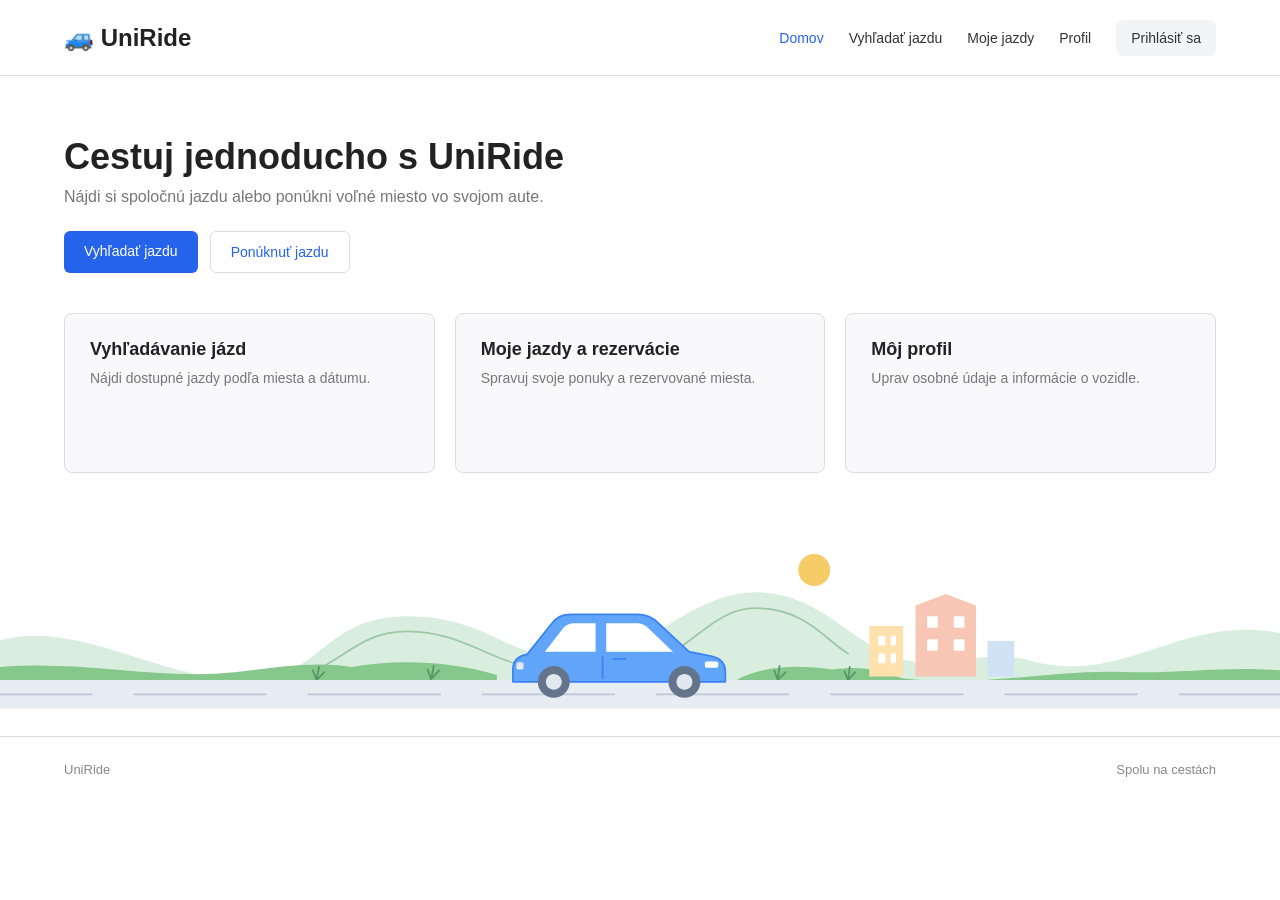
<file: html/index.html>
<!DOCTYPE html>
<html lang="sk">
<head>
    <meta charset="UTF-8">
    <meta name="viewport" content="width=device-width, initial-scale=1.0">
    <title>UniRide - Domov</title>
    <link rel="stylesheet" href="css/style.css">
</head>

<body>

<!-- hlavicka -->
<header class="hlavicka">
    <div class="obsah hlavicka-obsah">

        <a href="index.html" class="logo">🚙 UniRide</a>

        <nav class="navigacia">
            <a href="index.html" class="aktivna">Domov</a>
            <a href="search.html">Vyhľadať jazdu</a>
            <a href="#">Moje jazdy</a>
            <a href="#">Profil</a>
            <a href="#" class="prihlasenie">Prihlásiť sa</a>
        </nav>

    </div>
</header>


<!-- hlavny obsah -->
<main>
    <!-- uvod -->
    <section class="uvod">
        <div class="obsah">

            <h1>Cestuj jednoducho s UniRide</h1>

            <p>Nájdi si spoločnú jazdu alebo ponúkni voľné miesto vo svojom aute.</p>

            <div class="tlacidla">
                <a href="search.html" class="tlacidlo modre">Vyhľadať jazdu</a>
                <a href="#" class="tlacidlo biele">Ponúknuť jazdu</a>
            </div>

        </div>
    </section>


    <!-- informacne karty -->
    <section class="informacie">
        <div class="obsah karty">

            <article class="karta">
                <h2>Vyhľadávanie jázd</h2>
                <p>Nájdi dostupné jazdy podľa miesta a dátumu.</p>
            </article>

            <article class="karta">
                <h2>Moje jazdy a rezervácie</h2>
                <p>Spravuj svoje ponuky a rezervované miesta.</p>
            </article>

            <article class="karta">
                <h2>Môj profil</h2>
                <p>Uprav osobné údaje a informácie o vozidle.</p>
            </article>

        </div>
    </section>


    <!-- obrazky -->
    <section class="ilustracia">

        <picture>
            <source media="(max-width: 600px)"
                    srcset="images/uniride-landscape-mobile.svg">

            <source media="(max-width: 900px)"
                    srcset="images/uniride-landscape-tablet.svg">

            <img src="images/uniride-landscape-desktop.svg"
                 alt="Auto na ceste"
                 class="obrazok">
        </picture>

    </section>

</main>


<!-- pata -->
<footer class="pata">
    <div class="obsah pata-obsah">
        <span>UniRide</span>
        <span>Spolu na cestách</span>
    </div>
</footer>

</body>
</html>
</file>
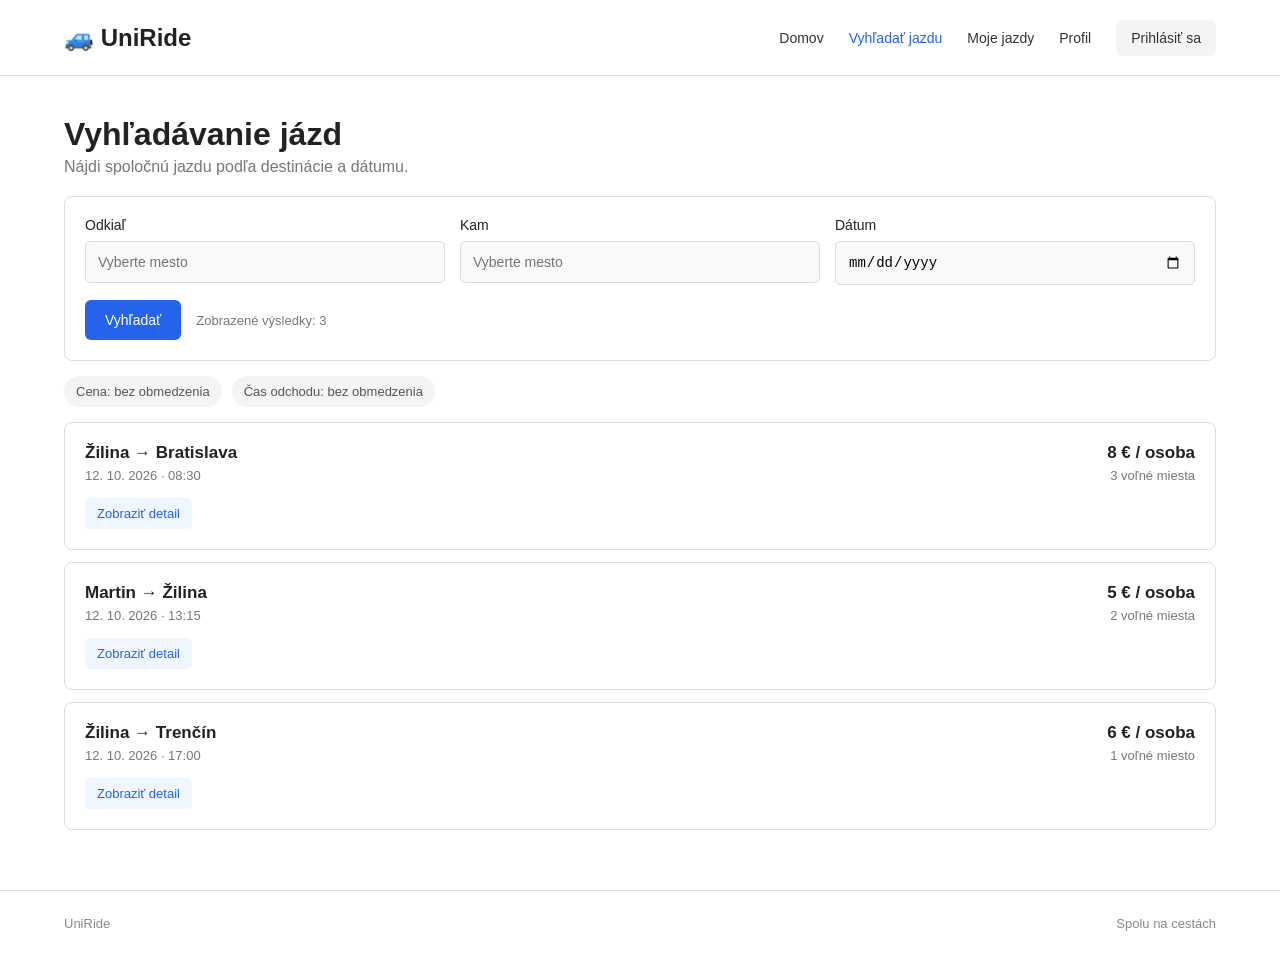
<file: html/search.html>
<!DOCTYPE html>
<html lang="sk">
<head>
    <meta charset="UTF-8">
    <meta name="viewport" content="width=device-width, initial-scale=1.0">
    <title>UniRide - Vyhľadávanie jázd</title>
    <link rel="stylesheet" href="css/style.css">
</head>

<body>

<!-- hlavicka -->
<header class="hlavicka">
    <div class="obsah hlavicka-obsah">

        <a href="index.html" class="logo">🚙 UniRide</a>

        <nav class="navigacia">
            <a href="index.html">Domov</a>
            <a href="search.html" class="aktivna">Vyhľadať jazdu</a>
            <a href="#">Moje jazdy</a>
            <a href="#">Profil</a>
            <a href="#" class="prihlasenie">Prihlásiť sa</a>
        </nav>

    </div>
</header>


<!-- hlavny obsah -->
<main class="vyhladavanie">
    <div class="obsah">

        <!-- nadpis -->
        <h1>Vyhľadávanie jázd</h1>
        <p class="popis">Nájdi spoločnú jazdu podľa destinácie a dátumu.</p>


        <!-- vyhlavaci formular -->
        <form class="formular">

            <div class="polia">

                <div class="pole">
                    <label for="odkial">Odkiaľ</label>
                    <input type="text" id="odkial" placeholder="Vyberte mesto">
                </div>

                <div class="pole">
                    <label for="kam">Kam</label>
                    <input type="text" id="kam" placeholder="Vyberte mesto">
                </div>

                <div class="pole">
                    <label for="datum">Dátum</label>
                    <input type="date" id="datum">
                </div>

            </div>

            <div class="formular-spodok">
                <button type="button" class="tlacidlo modre">Vyhľadať</button>
                <span>Zobrazené výsledky: 3</span>
            </div>

        </form>


        <!-- filtre -->
        <div class="filtre">
            <span>Cena: bez obmedzenia</span>
            <span>Čas odchodu: bez obmedzenia</span>
        </div>


        <!-- zoznam jazd -->
        <section class="zoznam-jazd">

            <article class="karta-jazdy">

                <div>
                    <h2>Žilina → Bratislava</h2>
                    <p>12. 10. 2026 · 08:30</p>
                    <a href="#" class="detail">Zobraziť detail</a>
                </div>

                <div class="cena">
                    <strong>8 € / osoba</strong>
                    <span>3 voľné miesta</span>
                </div>

            </article>

            <article class="karta-jazdy">

                <div>
                    <h2>Martin → Žilina</h2>
                    <p>12. 10. 2026 · 13:15</p>
                    <a href="#" class="detail">Zobraziť detail</a>
                </div>

                <div class="cena">
                    <strong>5 € / osoba</strong>
                    <span>2 voľné miesta</span>
                </div>

            </article>

            <article class="karta-jazdy">

                <div>
                    <h2>Žilina → Trenčín</h2>
                    <p>12. 10. 2026 · 17:00</p>
                    <a href="#" class="detail">Zobraziť detail</a>
                </div>

                <div class="cena">
                    <strong>6 € / osoba</strong>
                    <span>1 voľné miesto</span>
                </div>

            </article>

        </section>

    </div>
</main>


<!-- pata -->
<footer class="pata">
    <div class="obsah pata-obsah">
        <span>UniRide</span>
        <span>Spolu na cestách</span>
    </div>
</footer>

</body>
</html>
</file>
<file: html/css/style.css>
* {
    box-sizing: border-box;
}

body {
    margin: 0;
    font-family: Arial, sans-serif;
    color: #222;
    background-color: white;
}

.obsah {
    width: 90%;
    max-width: 1200px;
    margin: auto;
}

h1, h2, p {
    margin-top: 0;
}


/* hlavicka a navigacia */

.hlavicka {
    border-bottom: 1px solid #ddd;
}

.hlavicka-obsah {
    display: flex;
    justify-content: space-between;
    align-items: center;
    min-height: 75px;
    gap: 20px;
}

.logo {
    font-size: 24px;
    font-weight: bold;
    color: #222;
    text-decoration: none;
}

.navigacia {
    display: flex;
    align-items: center;
    gap: 25px;
}

.navigacia a {
    color: #333;
    text-decoration: none;
    font-size: 14px;
}

.navigacia a:hover,
.navigacia .aktivna {
    color: #2563eb;
}

.prihlasenie {
    background-color: #f3f4f6;
    padding: 10px 15px;
    border-radius: 6px;
}


/* tlacidla */

.tlacidlo {
    display: inline-block;
    padding: 12px 20px;
    border-radius: 6px;
    text-decoration: none;
    font-size: 14px;
    cursor: pointer;
    font-family: inherit;
}

.modre {
    background-color: #2563eb;
    color: white;
    border: none;
}

.modre:hover {
    background-color: #1d4ed8;
}

.biele {
    background-color: white;
    color: #2563eb;
    border: 1px solid #ddd;
}

.biele:hover {
    background-color: #f3f4f6;
}


/* uvodna stranka */

.uvod {
    padding: 60px 0 30px;
}

.uvod h1 {
    font-size: 36px;
    margin-bottom: 10px;
}

.uvod p {
    color: #777;
    margin-bottom: 25px;
}

.tlacidla {
    display: flex;
    gap: 12px;
}


/* informacne karty */

.informacie {
    padding: 10px 0 30px;
}

.karty {
    display: grid;
    grid-template-columns: repeat(3, 1fr);
    gap: 20px;
}

.karta {
    background-color: #f9f9fb;
    border: 1px solid #ddd;
    border-radius: 8px;
    padding: 25px;
    min-height: 160px;
}

.karta h2 {
    font-size: 18px;
    margin-bottom: 10px;
}

.karta p {
    color: #777;
    font-size: 14px;
}


/* obrazky */

.ilustracia {
    width: 100%;
    margin-top: 20px;
    overflow: hidden;
}

.obrazok {
    display: block;
    width: 100%;
    height: auto;
}


/* vyhladavanie jazd */

.vyhladavanie {
    padding: 40px 0 60px;
    min-height: 75vh;
}

.vyhladavanie h1 {
    font-size: 32px;
    margin-bottom: 5px;
}

.popis {
    color: #777;
    margin-bottom: 20px;
}


/* formular */

.formular {
    border: 1px solid #ddd;
    border-radius: 8px;
    padding: 20px;
    margin-bottom: 15px;
}

.polia {
    display: grid;
    grid-template-columns: repeat(3, minmax(0, 1fr));
    gap: 15px;
}

.pole {
    display: flex;
    flex-direction: column;
    min-width: 0;
}

.pole label {
    font-size: 14px;
    margin-bottom: 8px;
}

.pole input {
    width: 100%;
    min-width: 0;
    padding: 12px;
    border: 1px solid #ddd;
    border-radius: 5px;
    background-color: #f9f9fb;
    font-size: 14px;
}

.formular-spodok {
    display: flex;
    align-items: center;
    gap: 15px;
    margin-top: 15px;
}

.formular-spodok span {
    color: #777;
    font-size: 13px;
}


/* FILTRE */

.filtre {
    display: flex;
    flex-wrap: wrap;
    gap: 10px;
    margin-bottom: 15px;
}

.filtre span {
    background-color: #f3f4f6;
    padding: 8px 12px;
    border-radius: 20px;
    font-size: 13px;
    color: #555;
}


/* karty jazd */

.zoznam-jazd {
    display: flex;
    flex-direction: column;
    gap: 12px;
}

.karta-jazdy {
    display: flex;
    justify-content: space-between;
    gap: 20px;
    border: 1px solid #ddd;
    border-radius: 8px;
    padding: 20px;
}

.karta-jazdy h2 {
    font-size: 17px;
    margin-bottom: 5px;
}

.karta-jazdy p {
    color: #777;
    font-size: 13px;
    margin-bottom: 15px;
}

.detail {
    display: inline-block;
    background-color: #eff6ff;
    color: #2563eb;
    padding: 8px 12px;
    border-radius: 5px;
    text-decoration: none;
    font-size: 13px;
}

.detail:hover {
    background-color: #dbeafe;
}

.cena {
    display: flex;
    flex-direction: column;
    align-items: flex-end;
    gap: 5px;
    white-space: nowrap;
}

.cena strong {
    font-size: 17px;
}

.cena span {
    color: #777;
    font-size: 13px;
}


/* pata*/

.pata {
    border-top: 1px solid #ddd;
    padding: 25px 0;
}

.pata-obsah {
    display: flex;
    justify-content: space-between;
    color: #888;
    font-size: 13px;
}


/* tablet do 900px */

@media (max-width: 900px) {

    .hlavicka-obsah {
        flex-direction: column;
        padding: 20px 0;
    }

    .navigacia {
        flex-wrap: wrap;
        justify-content: center;
        gap: 15px;
    }

    .karty {
        grid-template-columns: repeat(2, 1fr);
    }

    .polia {
        grid-template-columns: repeat(2, minmax(0, 1fr));
    }

    .uvod h1 {
        font-size: 30px;
    }
}


/* mobil do 600 px */

@media (max-width: 600px) {

    .obsah {
        width: 92%;
    }

    .uvod {
        padding: 40px 0 20px;
    }

    .uvod h1 {
        font-size: 26px;
    }

    .tlacidla {
        flex-direction: column;
    }

    .tlacidla .tlacidlo {
        text-align: center;
    }

    .karty {
        grid-template-columns: 1fr;
    }

    .karta {
        min-height: auto;
    }

    .polia {
        grid-template-columns: 1fr;
    }

    .vyhladavanie {
        padding: 30px 0 40px;
    }

    .vyhladavanie h1 {
        font-size: 26px;
    }

    .formular {
        padding: 15px;
    }

    .formular-spodok {
        flex-direction: column;
        align-items: stretch;
    }

    .formular-spodok span {
        text-align: center;
    }

    .karta-jazdy {
        flex-direction: column;
    }

    .cena {
        align-items: flex-start;
    }

    .navigacia {
        gap: 12px;
    }

    .navigacia a {
        font-size: 13px;
    }

    .pata-obsah {
        flex-direction: column;
        align-items: center;
        gap: 10px;
    }
}
</file>
